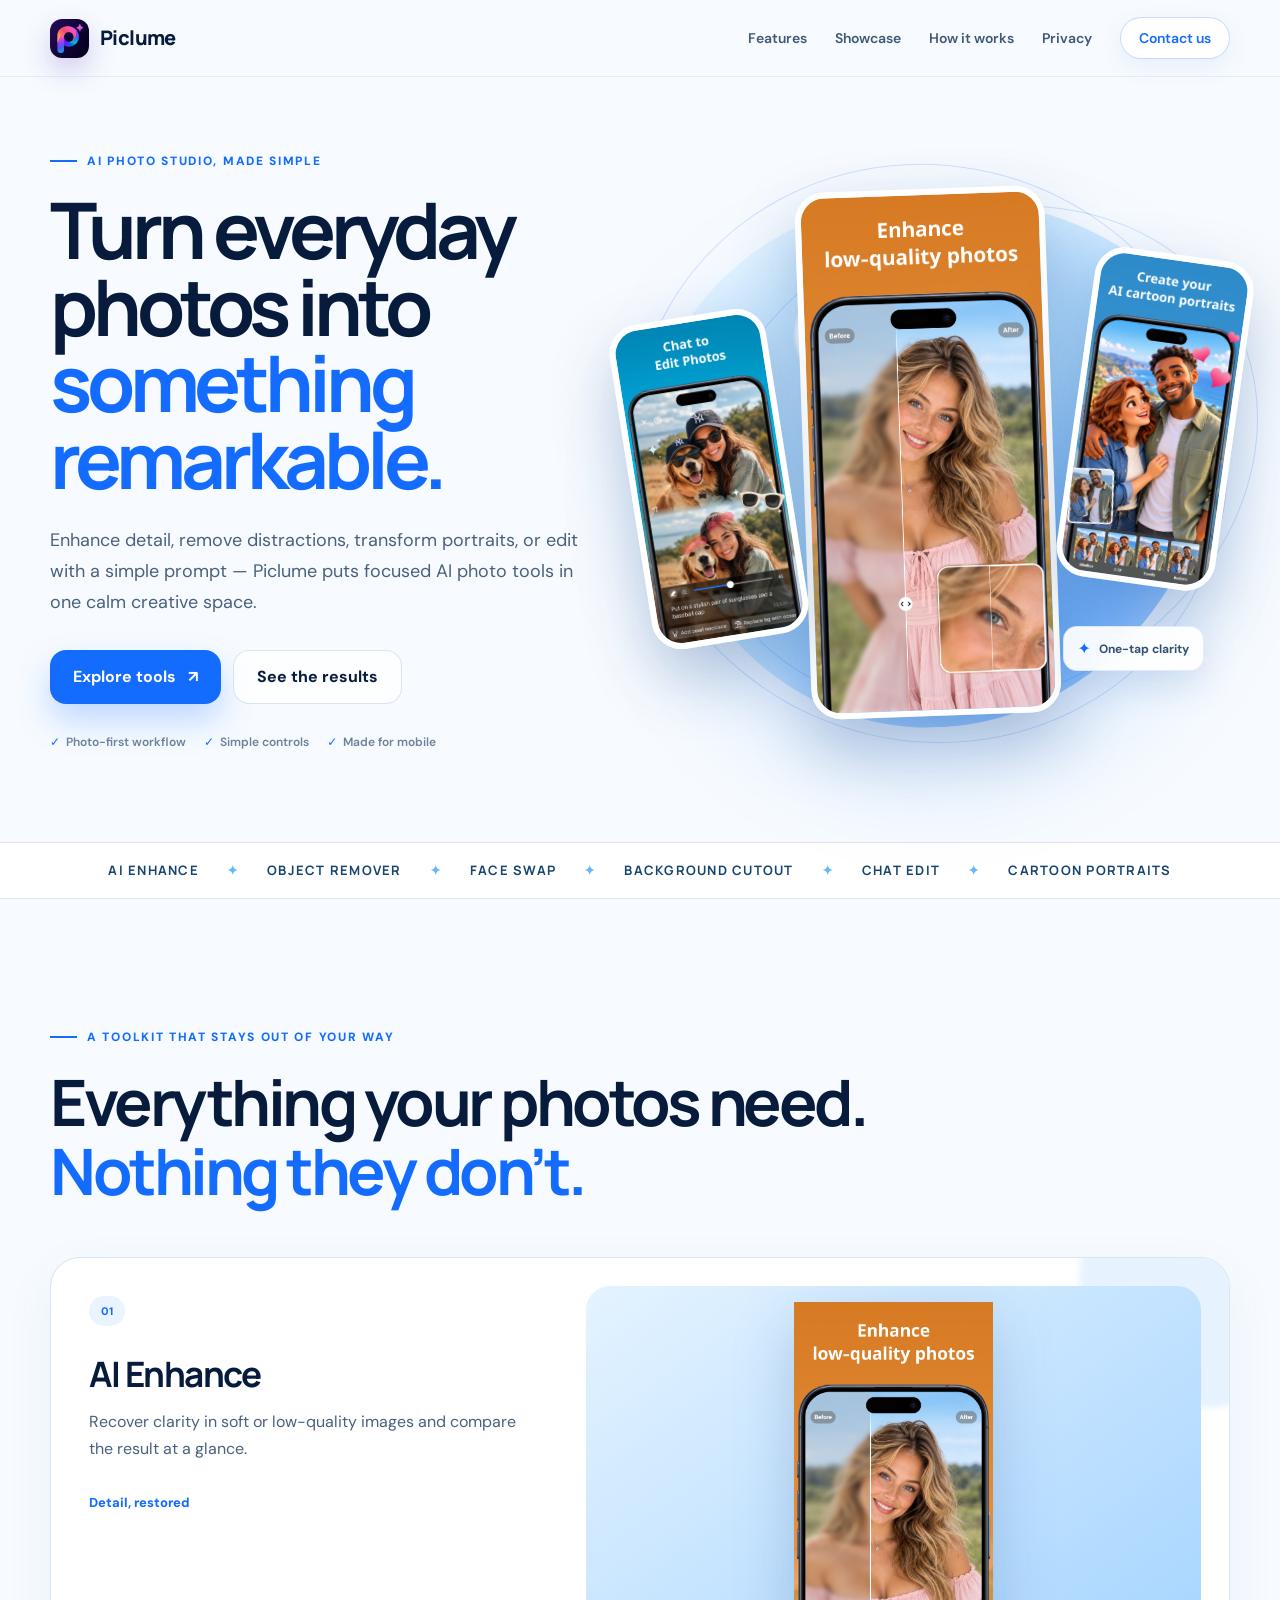
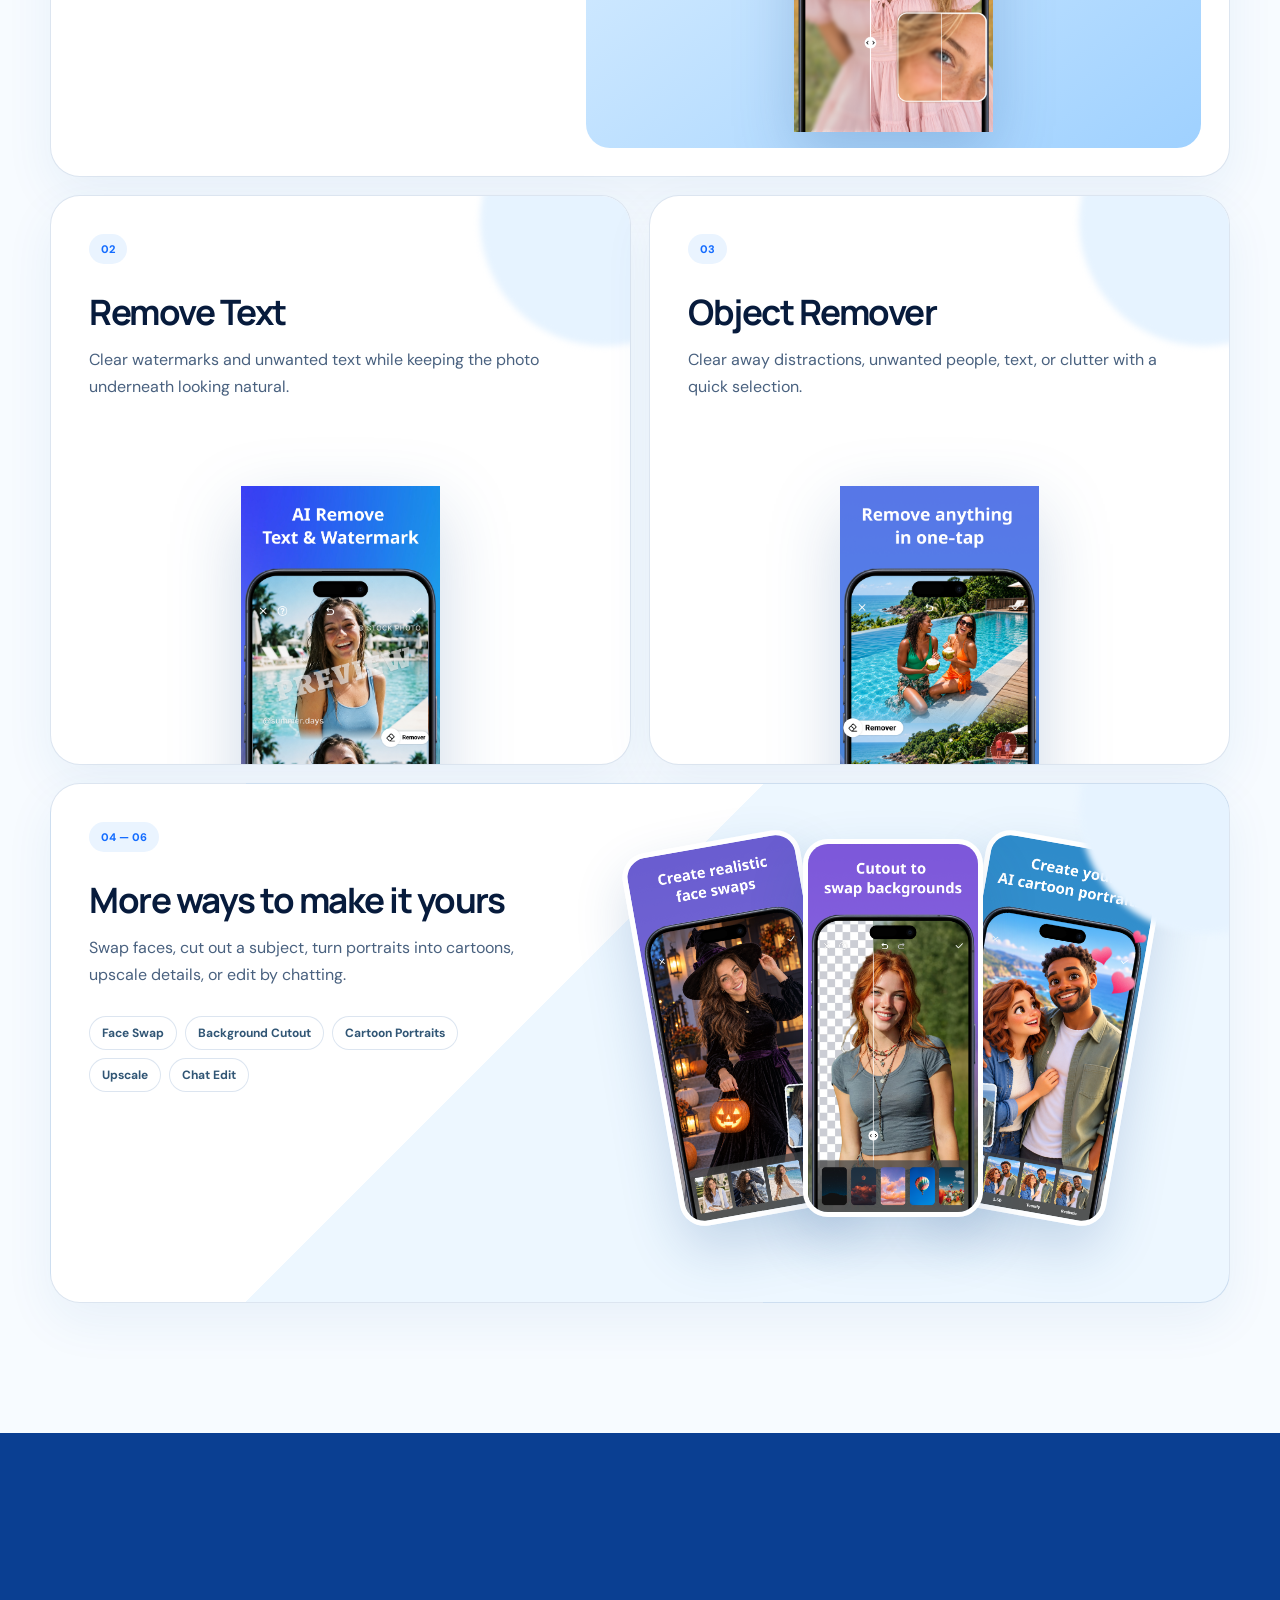
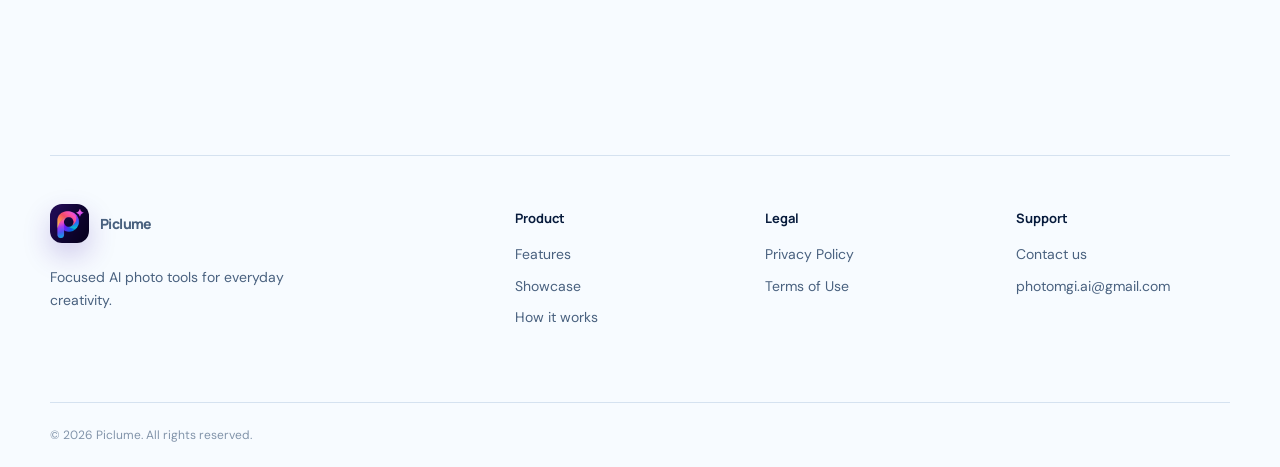
<file: index.html>
<!doctype html>
<html lang="en">
  <head>
    <meta charset="utf-8" />
    <meta name="viewport" content="width=device-width, initial-scale=1" />
    <meta name="theme-color" content="#f7fbff" />
    <meta name="description" content="Piclume is an AI photo editor for enhancing, removing, restyling, and transforming images." />
    <title>Piclume — Imagine more from every photo</title>
    <link rel="icon" href="assets/logo.png" />
    <link rel="stylesheet" href="styles.css" />
  </head>
  <body>
    <a class="skip-link" href="#main">Skip to content</a>
    <header class="site-header">
      <div class="nav-shell">
        <a class="brand" href="#top" aria-label="Piclume home">
          <img class="brand-logo" src="assets/logo.png" alt="" />
          <span>Piclume</span>
        </a>
        <button class="menu-button" type="button" aria-expanded="false" aria-controls="site-nav" data-menu-button>
          <span></span><span></span>
          <span class="sr-only">Toggle navigation</span>
        </button>
        <nav class="site-nav" id="site-nav" data-site-nav aria-label="Main navigation">
          <a href="#features">Features</a>
          <a href="#showcase">Showcase</a>
          <a href="#how-it-works">How it works</a>
          <a href="privacy_policy.html">Privacy</a>
          <a class="nav-cta" href="mailto:photomgi.ai@gmail.com">Contact us</a>
        </nav>
      </div>
    </header>

    <main id="main">
      <section class="hero section" id="top">
        <div class="hero-copy reveal">
          <p class="eyebrow"><span></span> AI photo studio, made simple</p>
          <h1>Turn everyday photos into <em>something remarkable.</em></h1>
          <p class="hero-intro">Enhance detail, remove distractions, transform portraits, or edit with a simple prompt — Piclume puts focused AI photo tools in one calm creative space.</p>
          <div class="hero-actions">
            <a class="button button-primary" href="#features">Explore tools <span aria-hidden="true">↗</span></a>
            <a class="button button-secondary" href="#showcase">See the results</a>
          </div>
          <div class="trust-row" aria-label="Product highlights">
            <span>Photo-first workflow</span>
            <span>Simple controls</span>
            <span>Made for mobile</span>
          </div>
        </div>

        <div class="hero-stage reveal" aria-label="Piclume photo editing previews">
          <div class="stage-orbit orbit-one"></div>
          <div class="stage-orbit orbit-two"></div>
          <article class="phone-card phone-main">
            <img src="assets/enhance.png" alt="Piclume AI Enhance interface" />
          </article>
          <article class="phone-card phone-left">
            <img src="assets/chat.png" alt="Piclume chat photo editing interface" />
          </article>
          <article class="phone-card phone-right">
            <img src="assets/cartoon.png" alt="Piclume cartoon portrait interface" />
          </article>
          <div class="floating-note note-one"><span>✦</span> One-tap clarity</div>
        </div>
      </section>

      <section class="ticker" aria-label="Piclume capabilities">
        <div class="ticker-track">
          <span>AI Enhance</span><i>✦</i><span>Object Remover</span><i>✦</i><span>Face Swap</span><i>✦</i><span>Background Cutout</span><i>✦</i><span>Chat Edit</span><i>✦</i><span>Cartoon Portraits</span>
        </div>
      </section>

      <section class="section features" id="features">
        <div class="section-heading reveal">
          <p class="eyebrow"><span></span> A toolkit that stays out of your way</p>
          <h2>Everything your photos need.<br /><em>Nothing they don’t.</em></h2>
        </div>
        <div class="feature-grid">
          <article class="feature-card feature-large reveal">
            <div class="feature-copy">
              <span class="feature-number">01</span>
              <h3>AI Enhance</h3>
              <p>Recover clarity in soft or low-quality images and compare the result at a glance.</p>
              <span class="feature-chip">Detail, restored</span>
            </div>
            <div class="feature-visual enhance-visual">
              <img src="assets/enhance.png" alt="AI Enhance before and after preview" loading="lazy" />
            </div>
          </article>
          <article class="feature-card reveal">
            <div class="feature-copy">
              <span class="feature-number">02</span>
              <h3>Remove Text</h3>
              <p>Clear watermarks and unwanted text while keeping the photo underneath looking natural.</p>
            </div>
            <img class="card-shot" src="assets/remove-text.png" alt="AI text and watermark removal screen" loading="lazy" />
          </article>
          <article class="feature-card reveal">
            <div class="feature-copy">
              <span class="feature-number">03</span>
              <h3>Object Remover</h3>
              <p>Clear away distractions, unwanted people, text, or clutter with a quick selection.</p>
            </div>
            <img class="card-shot" src="assets/remove.png" alt="Object Remover editing screen" loading="lazy" />
          </article>
          <article class="feature-card feature-wide reveal">
            <div class="feature-copy">
              <span class="feature-number">04 — 06</span>
              <h3>More ways to make it yours</h3>
              <p>Swap faces, cut out a subject, turn portraits into cartoons, upscale details, or edit by chatting.</p>
              <div class="mini-features">
                <span>Face Swap</span><span>Background Cutout</span><span>Cartoon Portraits</span><span>Upscale</span><span>Chat Edit</span>
              </div>
            </div>
            <div class="fan-shots">
              <img src="assets/faceswap.png" alt="Face Swap template screen" loading="lazy" />
              <img src="assets/cutout.png" alt="Background Cutout screen" loading="lazy" />
              <img src="assets/cartoon.png" alt="Cartoon portrait screen" loading="lazy" />
            </div>
          </article>
        </div>
      </section>

      <section class="showcase-section" id="showcase">
        <div class="section showcase-shell">
          <div class="showcase-copy reveal">
            <p class="eyebrow eyebrow-light"><span></span> Your idea, in a new light</p>
            <h2>One photo.<br />A whole new mood.</h2>
            <p>Keep what matters and transform what doesn’t. Piclume gives you room to experiment while keeping every edit focused on the image.</p>
            <div class="showcase-tabs" role="tablist" aria-label="Showcase examples">
              <button class="showcase-tab is-active" type="button" data-shot="style" aria-selected="true">Style</button>
              <button class="showcase-tab" type="button" data-shot="cutout" aria-selected="false">Cutout</button>
              <button class="showcase-tab" type="button" data-shot="chat" aria-selected="false">Chat Edit</button>
            </div>
          </div>
          <div class="showcase-canvas reveal">
            <span class="canvas-caption">PICLUME / EXPERIMENT 01</span>
            <img data-showcase-image src="assets/cartoon.png" alt="Cartoon portrait example in Piclume" />
          </div>
        </div>
      </section>

      <section class="section process" id="how-it-works">
        <div class="section-heading process-heading reveal">
          <p class="eyebrow"><span></span> From photo to finished</p>
          <h2>Three small steps.<br /><em>One big difference.</em></h2>
        </div>
        <ol class="process-grid">
          <li class="reveal"><span>1</span><div><h3>Choose a photo</h3><p>Start with a portrait, travel shot, product image, or everyday memory.</p></div></li>
          <li class="reveal"><span>2</span><div><h3>Pick your tool</h3><p>Enhance, replace, remove, restyle, or create a new background.</p></div></li>
          <li class="reveal"><span>3</span><div><h3>Save your result</h3><p>Review the edit and keep the version that feels right to you.</p></div></li>
        </ol>
      </section>

      <section class="section closing reveal">
        <div>
          <p class="eyebrow eyebrow-light"><span></span> Create your next favorite image</p>
          <h2>See more in every photo.</h2>
        </div>
        <a class="button button-white" href="mailto:photomgi.ai@gmail.com">Get in touch <span aria-hidden="true">↗</span></a>
      </section>
    </main>

    <footer class="site-footer" id="support">
      <div class="footer-main">
        <a class="brand" href="#top"><img class="brand-logo" src="assets/logo.png" alt="" /><span>Piclume</span></a>
        <p>Focused AI photo tools for everyday creativity.</p>
      </div>
      <nav aria-label="Product links"><h3>Product</h3><a href="#features">Features</a><a href="#showcase">Showcase</a><a href="#how-it-works">How it works</a></nav>
      <nav aria-label="Legal links"><h3>Legal</h3><a href="privacy_policy.html">Privacy Policy</a><a href="term_of_service.html">Terms of Use</a></nav>
      <nav aria-label="Support links"><h3>Support</h3><a href="mailto:photomgi.ai@gmail.com">Contact us</a><a href="mailto:photomgi.ai@gmail.com">photomgi.ai@gmail.com</a></nav>
      <p class="footer-bottom">© <span data-year></span> Piclume. All rights reserved.</p>
    </footer>
    <script src="script.js"></script>
  </body>
</html>
</file>
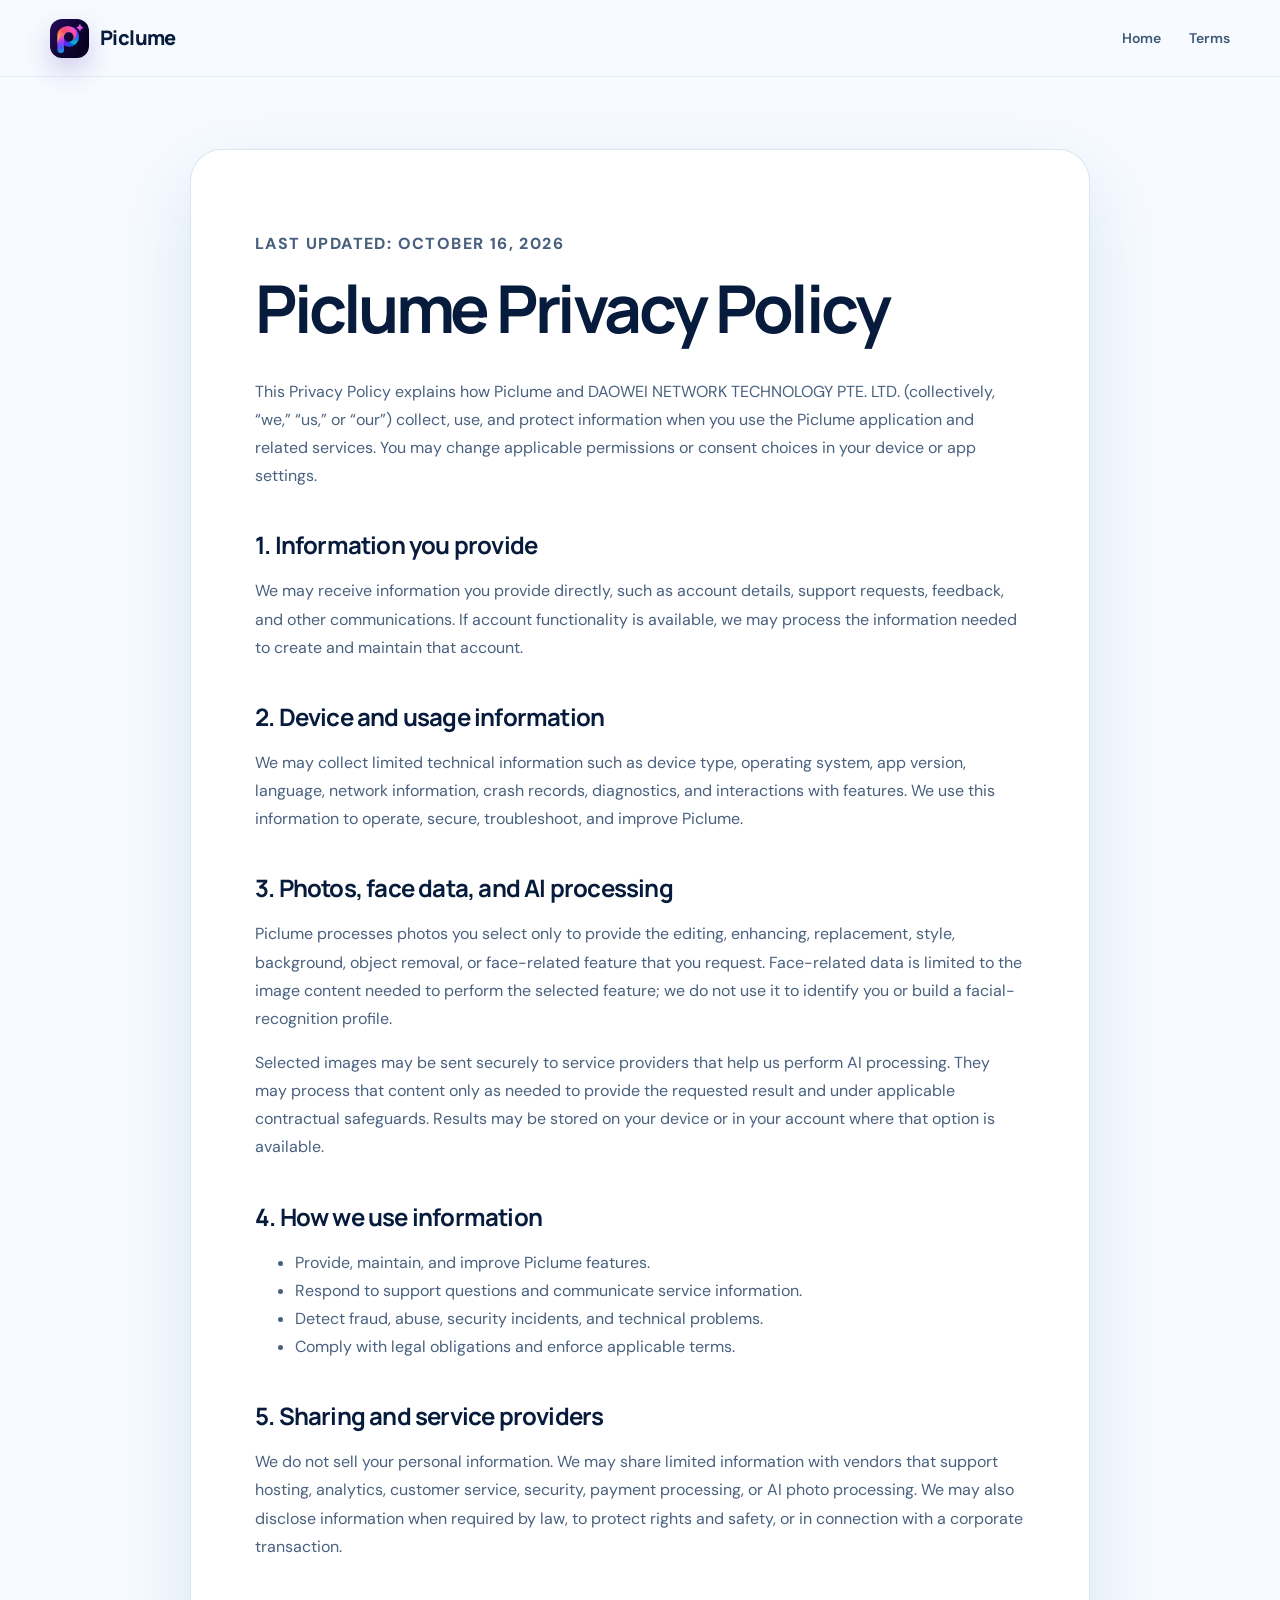
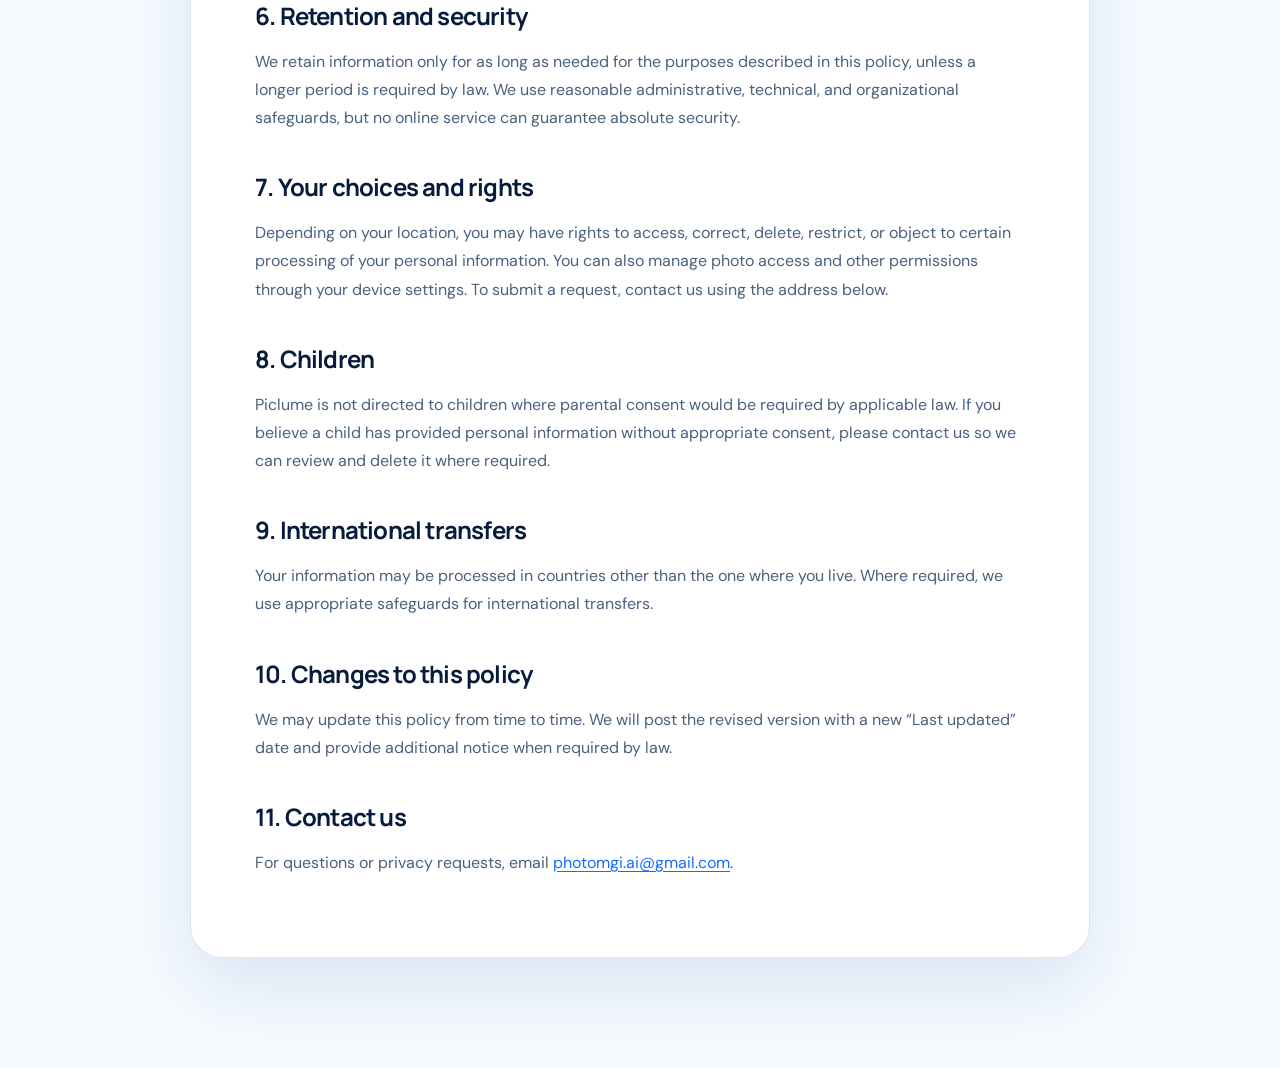
<file: privacy_policy.html>
<!doctype html>
<html lang="en">
  <head>
    <meta charset="utf-8" />
    <meta name="viewport" content="width=device-width, initial-scale=1" />
    <meta name="theme-color" content="#f7fbff" />
    <meta name="description" content="Privacy Policy for Piclume." />
    <title>Piclume Privacy Policy</title>
    <link rel="icon" href="assets/logo.png" />
    <link rel="stylesheet" href="styles.css" />
  </head>
  <body>
    <header class="site-header"><div class="nav-shell"><a class="brand" href="index.html"><img class="brand-logo" src="assets/logo.png" alt="" /><span>Piclume</span></a><nav class="site-nav" aria-label="Legal navigation"><a href="index.html">Home</a><a href="term_of_service.html">Terms</a></nav></div></header>
    <main class="legal-page">
      <article class="legal-document">
        <p class="legal-kicker">Last updated: October 16, 2026</p>
        <h1>Piclume Privacy Policy</h1>
        <p>This Privacy Policy explains how Piclume and DAOWEI NETWORK TECHNOLOGY PTE. LTD. (collectively, “we,” “us,” or “our”) collect, use, and protect information when you use the Piclume application and related services. You may change applicable permissions or consent choices in your device or app settings.</p>

        <h2>1. Information you provide</h2>
        <p>We may receive information you provide directly, such as account details, support requests, feedback, and other communications. If account functionality is available, we may process the information needed to create and maintain that account.</p>

        <h2>2. Device and usage information</h2>
        <p>We may collect limited technical information such as device type, operating system, app version, language, network information, crash records, diagnostics, and interactions with features. We use this information to operate, secure, troubleshoot, and improve Piclume.</p>

        <h2>3. Photos, face data, and AI processing</h2>
        <p>Piclume processes photos you select only to provide the editing, enhancing, replacement, style, background, object removal, or face-related feature that you request. Face-related data is limited to the image content needed to perform the selected feature; we do not use it to identify you or build a facial-recognition profile.</p>
        <p>Selected images may be sent securely to service providers that help us perform AI processing. They may process that content only as needed to provide the requested result and under applicable contractual safeguards. Results may be stored on your device or in your account where that option is available.</p>

        <h2>4. How we use information</h2>
        <ul>
          <li>Provide, maintain, and improve Piclume features.</li>
          <li>Respond to support questions and communicate service information.</li>
          <li>Detect fraud, abuse, security incidents, and technical problems.</li>
          <li>Comply with legal obligations and enforce applicable terms.</li>
        </ul>

        <h2>5. Sharing and service providers</h2>
        <p>We do not sell your personal information. We may share limited information with vendors that support hosting, analytics, customer service, security, payment processing, or AI photo processing. We may also disclose information when required by law, to protect rights and safety, or in connection with a corporate transaction.</p>

        <h2>6. Retention and security</h2>
        <p>We retain information only for as long as needed for the purposes described in this policy, unless a longer period is required by law. We use reasonable administrative, technical, and organizational safeguards, but no online service can guarantee absolute security.</p>

        <h2>7. Your choices and rights</h2>
        <p>Depending on your location, you may have rights to access, correct, delete, restrict, or object to certain processing of your personal information. You can also manage photo access and other permissions through your device settings. To submit a request, contact us using the address below.</p>

        <h2>8. Children</h2>
        <p>Piclume is not directed to children where parental consent would be required by applicable law. If you believe a child has provided personal information without appropriate consent, please contact us so we can review and delete it where required.</p>

        <h2>9. International transfers</h2>
        <p>Your information may be processed in countries other than the one where you live. Where required, we use appropriate safeguards for international transfers.</p>

        <h2>10. Changes to this policy</h2>
        <p>We may update this policy from time to time. We will post the revised version with a new “Last updated” date and provide additional notice when required by law.</p>

        <h2>11. Contact us</h2>
        <p>For questions or privacy requests, email <a href="mailto:photomgi.ai@gmail.com">photomgi.ai@gmail.com</a>.</p>
      </article>
    </main>
  </body>
</html>
</file>
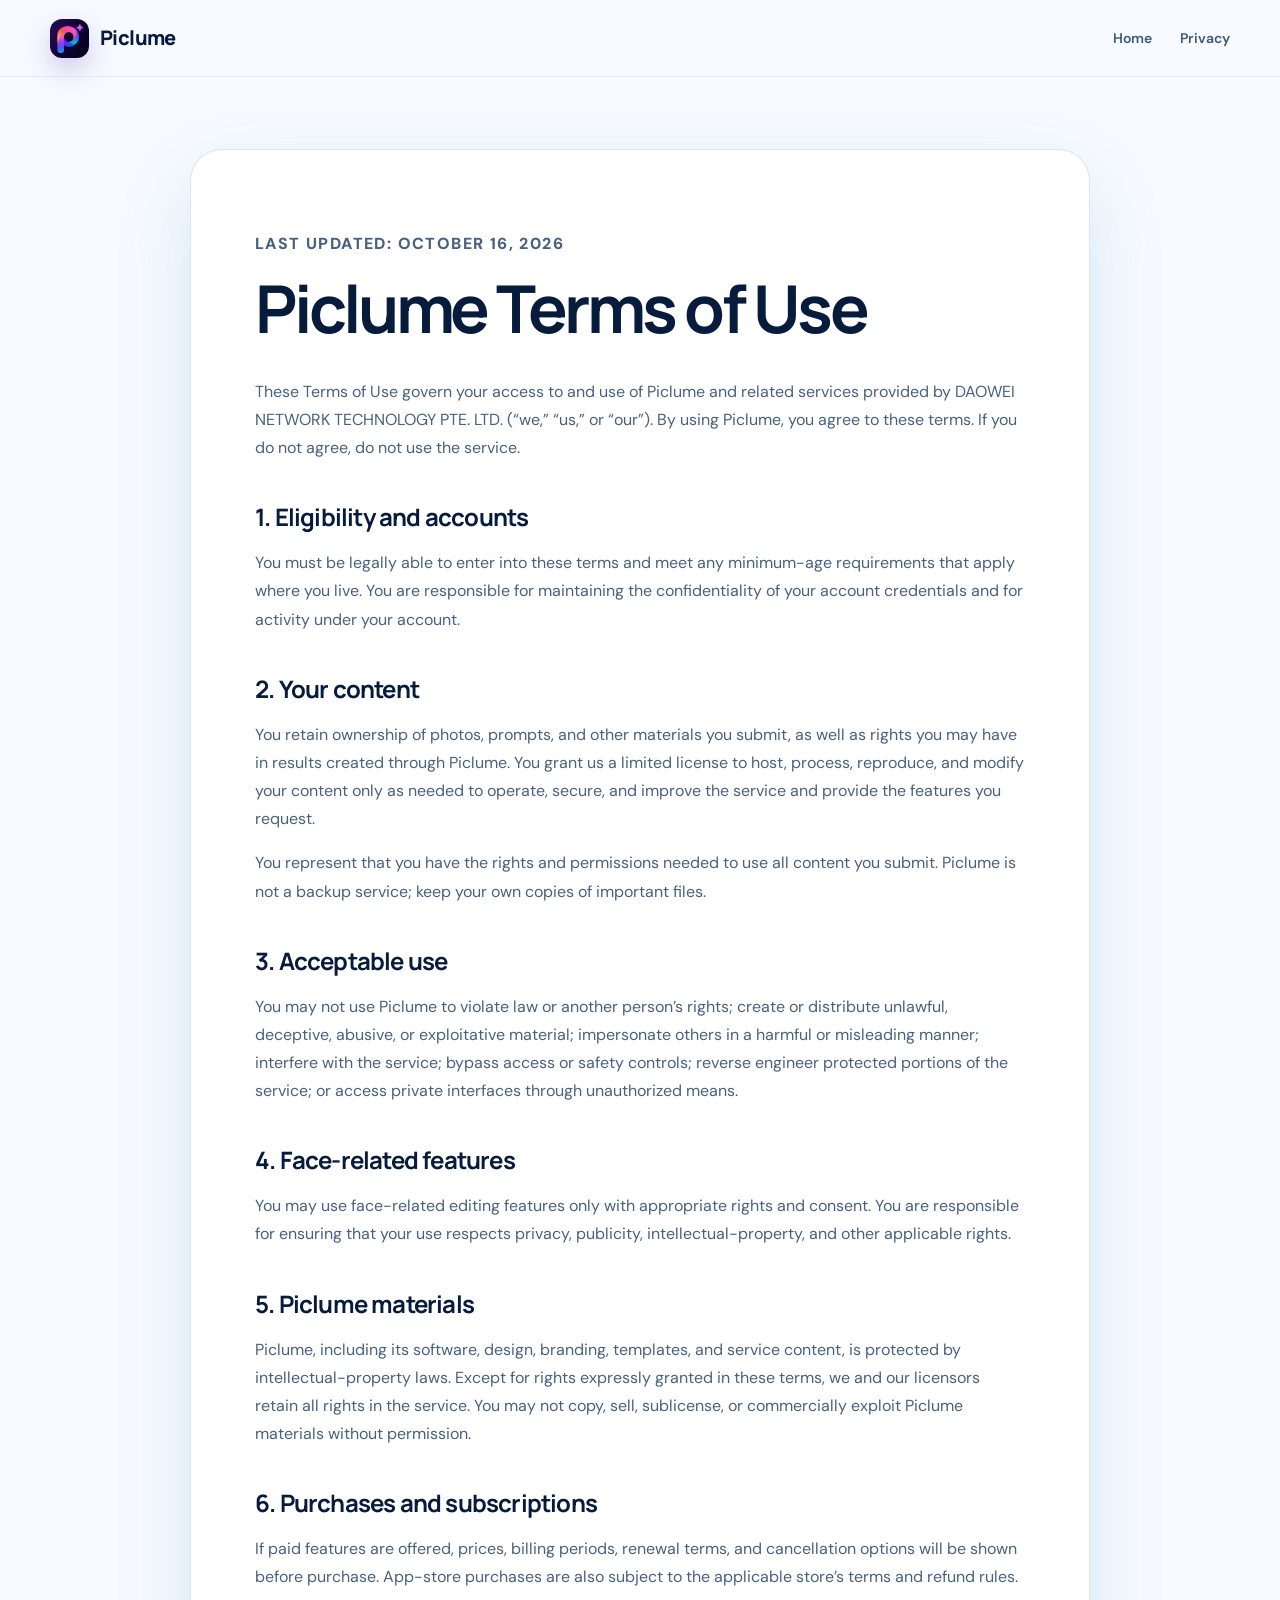
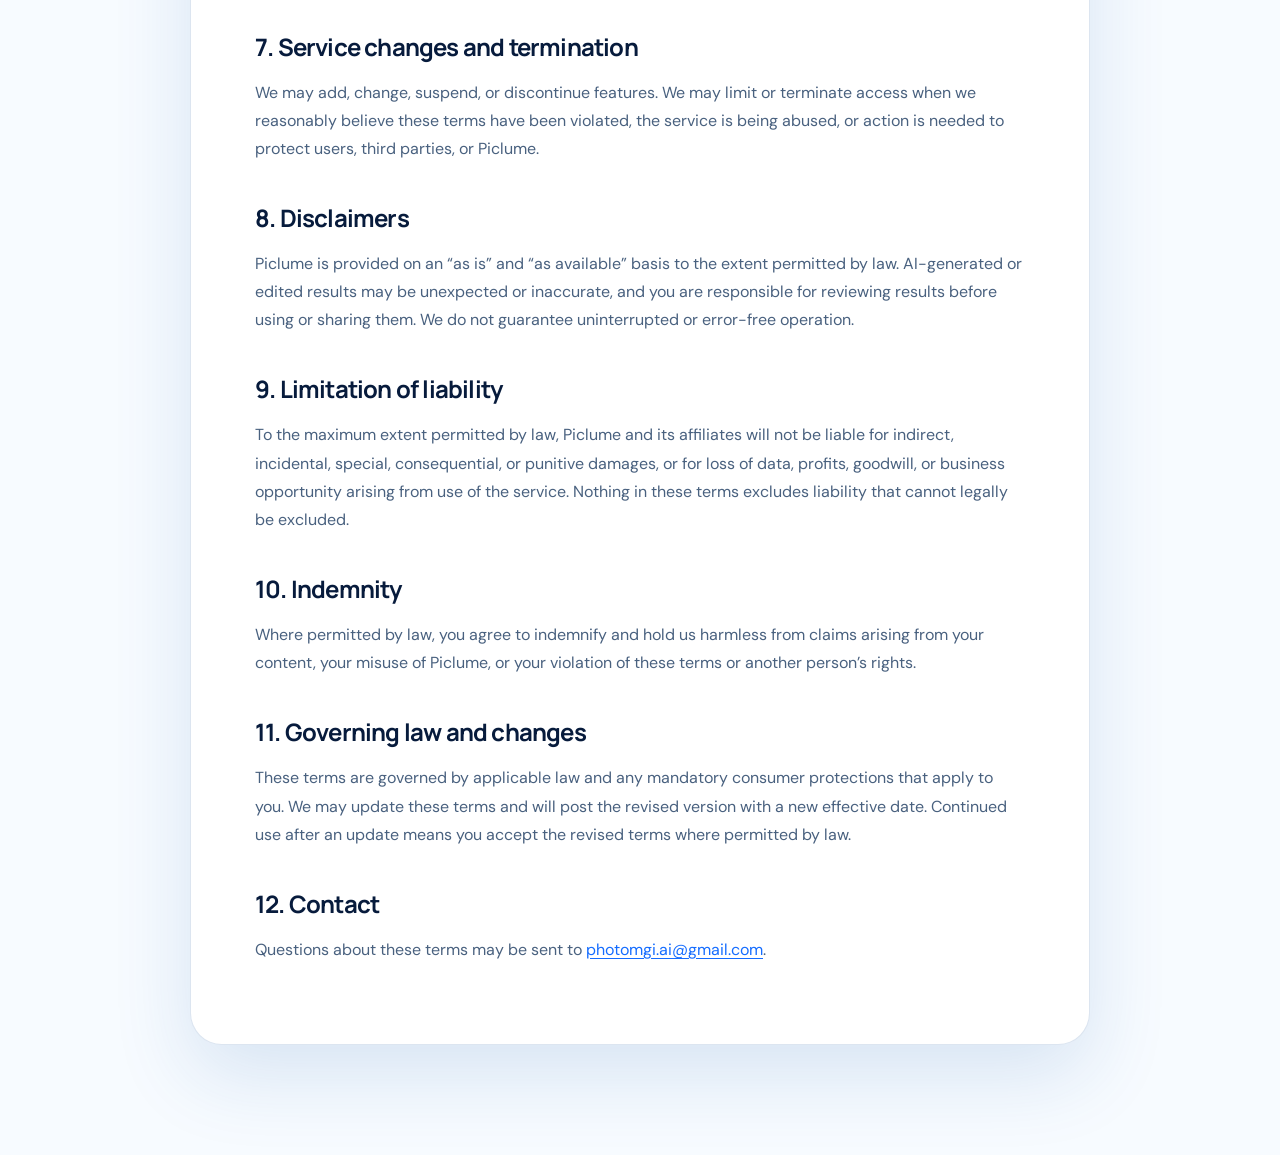
<file: term_of_service.html>
<!doctype html>
<html lang="en">
  <head>
    <meta charset="utf-8" />
    <meta name="viewport" content="width=device-width, initial-scale=1" />
    <meta name="theme-color" content="#f7fbff" />
    <meta name="description" content="Terms of Use for Piclume." />
    <title>Piclume Terms of Use</title>
    <link rel="icon" href="assets/logo.png" />
    <link rel="stylesheet" href="styles.css" />
  </head>
  <body>
    <header class="site-header"><div class="nav-shell"><a class="brand" href="index.html"><img class="brand-logo" src="assets/logo.png" alt="" /><span>Piclume</span></a><nav class="site-nav" aria-label="Legal navigation"><a href="index.html">Home</a><a href="privacy_policy.html">Privacy</a></nav></div></header>
    <main class="legal-page">
      <article class="legal-document">
        <p class="legal-kicker">Last updated: October 16, 2026</p>
        <h1>Piclume Terms of Use</h1>
        <p>These Terms of Use govern your access to and use of Piclume and related services provided by DAOWEI NETWORK TECHNOLOGY PTE. LTD. (“we,” “us,” or “our”). By using Piclume, you agree to these terms. If you do not agree, do not use the service.</p>

        <h2>1. Eligibility and accounts</h2>
        <p>You must be legally able to enter into these terms and meet any minimum-age requirements that apply where you live. You are responsible for maintaining the confidentiality of your account credentials and for activity under your account.</p>

        <h2>2. Your content</h2>
        <p>You retain ownership of photos, prompts, and other materials you submit, as well as rights you may have in results created through Piclume. You grant us a limited license to host, process, reproduce, and modify your content only as needed to operate, secure, and improve the service and provide the features you request.</p>
        <p>You represent that you have the rights and permissions needed to use all content you submit. Piclume is not a backup service; keep your own copies of important files.</p>

        <h2>3. Acceptable use</h2>
        <p>You may not use Piclume to violate law or another person’s rights; create or distribute unlawful, deceptive, abusive, or exploitative material; impersonate others in a harmful or misleading manner; interfere with the service; bypass access or safety controls; reverse engineer protected portions of the service; or access private interfaces through unauthorized means.</p>

        <h2>4. Face-related features</h2>
        <p>You may use face-related editing features only with appropriate rights and consent. You are responsible for ensuring that your use respects privacy, publicity, intellectual-property, and other applicable rights.</p>

        <h2>5. Piclume materials</h2>
        <p>Piclume, including its software, design, branding, templates, and service content, is protected by intellectual-property laws. Except for rights expressly granted in these terms, we and our licensors retain all rights in the service. You may not copy, sell, sublicense, or commercially exploit Piclume materials without permission.</p>

        <h2>6. Purchases and subscriptions</h2>
        <p>If paid features are offered, prices, billing periods, renewal terms, and cancellation options will be shown before purchase. App-store purchases are also subject to the applicable store’s terms and refund rules.</p>

        <h2>7. Service changes and termination</h2>
        <p>We may add, change, suspend, or discontinue features. We may limit or terminate access when we reasonably believe these terms have been violated, the service is being abused, or action is needed to protect users, third parties, or Piclume.</p>

        <h2>8. Disclaimers</h2>
        <p>Piclume is provided on an “as is” and “as available” basis to the extent permitted by law. AI-generated or edited results may be unexpected or inaccurate, and you are responsible for reviewing results before using or sharing them. We do not guarantee uninterrupted or error-free operation.</p>

        <h2>9. Limitation of liability</h2>
        <p>To the maximum extent permitted by law, Piclume and its affiliates will not be liable for indirect, incidental, special, consequential, or punitive damages, or for loss of data, profits, goodwill, or business opportunity arising from use of the service. Nothing in these terms excludes liability that cannot legally be excluded.</p>

        <h2>10. Indemnity</h2>
        <p>Where permitted by law, you agree to indemnify and hold us harmless from claims arising from your content, your misuse of Piclume, or your violation of these terms or another person’s rights.</p>

        <h2>11. Governing law and changes</h2>
        <p>These terms are governed by applicable law and any mandatory consumer protections that apply to you. We may update these terms and will post the revised version with a new effective date. Continued use after an update means you accept the revised terms where permitted by law.</p>

        <h2>12. Contact</h2>
        <p>Questions about these terms may be sent to <a href="mailto:photomgi.ai@gmail.com">photomgi.ai@gmail.com</a>.</p>
      </article>
    </main>
  </body>
</html>
</file>
<file: styles.css>
@import url('https://fonts.googleapis.com/css2?family=DM+Sans:wght@400;500;600;700&family=Manrope:wght@500;600;700;800&display=swap');

:root {
  color-scheme: light;
  --ink: #071b3c;
  --ink-soft: #49617f;
  --blue: #146cff;
  --blue-dark: #0751d4;
  --blue-pale: #eaf4ff;
  --sky: #65b7ff;
  --paper: #f7fbff;
  --white: #ffffff;
  --line: rgba(10, 73, 152, 0.14);
  --shadow: 0 30px 80px rgba(26, 92, 173, 0.14);
  font-family: "DM Sans", system-ui, sans-serif;
}

* { box-sizing: border-box; }
html { scroll-behavior: smooth; }
body { margin: 0; color: var(--ink); background: var(--paper); overflow-x: hidden; }
a { color: inherit; text-decoration: none; }
img { display: block; max-width: 100%; }
button { font: inherit; }
.sr-only { position: absolute; width: 1px; height: 1px; padding: 0; margin: -1px; overflow: hidden; clip: rect(0,0,0,0); white-space: nowrap; border: 0; }
.skip-link { position: fixed; left: 12px; top: -60px; z-index: 100; padding: 10px 16px; border-radius: 10px; background: var(--ink); color: white; transition: top .2s; }
.skip-link:focus { top: 12px; }
.section, .nav-shell, .site-footer { width: min(1180px, calc(100% - 48px)); margin-inline: auto; }

.site-header { position: sticky; top: 0; z-index: 50; border-bottom: 1px solid rgba(15, 87, 180, .08); background: rgba(247, 251, 255, .86); backdrop-filter: blur(18px); }
.nav-shell { display: flex; align-items: center; justify-content: space-between; min-height: 76px; gap: 28px; }
.brand { display: inline-flex; align-items: center; gap: 11px; font: 800 20px/1 "Manrope", sans-serif; letter-spacing: -.6px; }
.brand-logo { width: 39px; height: 39px; border-radius: 12px; object-fit: cover; box-shadow: 0 12px 28px rgba(64, 25, 166, .22); }
.site-nav { display: flex; align-items: center; gap: 28px; color: #3e5877; font-size: 14px; font-weight: 600; }
.site-nav a { transition: color .2s, transform .2s; }
.site-nav a:hover { color: var(--blue); }
.nav-cta { padding: 11px 18px; border: 1px solid rgba(20, 108, 255, .24); border-radius: 999px; background: white; color: var(--blue) !important; box-shadow: 0 8px 24px rgba(14, 89, 187, .08); }
.menu-button { display: none; }

.hero { display: grid; grid-template-columns: .94fr 1.06fr; align-items: center; min-height: 720px; gap: 40px; padding-block: 76px 92px; }
.eyebrow { display: flex; align-items: center; gap: 10px; margin: 0 0 22px; color: var(--blue); text-transform: uppercase; letter-spacing: 1.7px; font-size: 12px; font-weight: 800; }
.eyebrow span { width: 27px; height: 2px; background: currentColor; }
h1, h2, h3 { font-family: "Manrope", sans-serif; }
.hero h1 { max-width: 690px; margin: 0; font-size: clamp(54px, 6.1vw, 86px); line-height: .98; letter-spacing: -5px; font-weight: 700; }
h1 em, h2 em { color: var(--blue); font-style: normal; }
.hero-intro { max-width: 590px; margin: 28px 0 0; color: var(--ink-soft); font-size: 18px; line-height: 1.72; }
.hero-actions { display: flex; flex-wrap: wrap; gap: 12px; margin-top: 32px; }
.button { display: inline-flex; align-items: center; justify-content: center; gap: 12px; min-height: 54px; padding: 0 23px; border-radius: 16px; font-weight: 700; transition: transform .2s, box-shadow .2s, background .2s; }
.button:hover { transform: translateY(-2px); }
.button-primary { background: var(--blue); color: white; box-shadow: 0 16px 34px rgba(20, 108, 255, .25); }
.button-primary:hover { background: var(--blue-dark); box-shadow: 0 20px 40px rgba(20, 108, 255, .3); }
.button-secondary { border: 1px solid var(--line); background: rgba(255,255,255,.7); color: var(--ink); }
.trust-row { display: flex; flex-wrap: wrap; gap: 18px; margin-top: 30px; color: #6c819b; font-size: 12px; font-weight: 600; }
.trust-row span::before { content: "✓"; margin-right: 6px; color: var(--blue); }

.hero-stage { position: relative; height: 580px; }
.hero-stage::before { content: ""; position: absolute; inset: 36px 10px 14px 30px; border-radius: 48% 52% 52% 48% / 44% 40% 60% 56%; background: radial-gradient(circle at 35% 25%, #fff 0 9%, transparent 10%), linear-gradient(145deg, #dff2ff, #acd9ff 50%, #3f91ff); box-shadow: inset 0 0 80px rgba(255,255,255,.54), 0 50px 100px rgba(48, 129, 226, .18); transform: rotate(-3deg); }
.stage-orbit { position: absolute; border: 1px solid rgba(20, 108, 255, .18); border-radius: 50%; pointer-events: none; }
.orbit-one { inset: 5px 0 0 4px; transform: rotate(24deg); }
.orbit-two { inset: 56px -38px 44px 64px; transform: rotate(-28deg); }
.phone-card { position: absolute; z-index: 2; overflow: hidden; border: 6px solid white; border-radius: 30px; background: transparent; box-shadow: 0 28px 65px rgba(7, 57, 122, .25); }
.phone-card img { width: 100%; height: auto; background: transparent; }
.phone-main { top: 28px; left: 50%; width: 250px; transform: translateX(-50%) rotate(-2deg); }
.phone-left { left: 4px; top: 154px; width: 158px; transform: rotate(-9deg); }
.phone-right { right: -5px; top: 92px; width: 160px; transform: rotate(8deg); }
.floating-note { position: absolute; z-index: 4; display: flex; align-items: center; gap: 8px; padding: 11px 14px; border: 1px solid rgba(20, 108, 255, .12); border-radius: 14px; background: rgba(255,255,255,.92); color: #31506f; box-shadow: 0 14px 36px rgba(39, 102, 177, .16); backdrop-filter: blur(10px); font-size: 12px; font-weight: 700; }
.floating-note span { color: var(--blue); font-size: 16px; }
.note-one { right: 26px; bottom: 70px; }

.ticker { overflow: hidden; border-block: 1px solid var(--line); background: white; }
.ticker-track { display: flex; align-items: center; justify-content: center; gap: 28px; min-width: max-content; padding: 21px 30px; color: #17446f; font: 700 13px/1 "Manrope", sans-serif; text-transform: uppercase; letter-spacing: 1.25px; }
.ticker-track i { color: var(--sky); font-style: normal; }

.features { padding-block: 130px; }
.section-heading { max-width: 850px; margin-bottom: 52px; }
.section-heading h2 { margin: 0; font-size: clamp(43px, 5vw, 68px); line-height: 1.08; letter-spacing: -3.5px; }
.feature-grid { display: grid; grid-template-columns: repeat(2, 1fr); gap: 18px; }
.feature-card { position: relative; min-height: 570px; overflow: hidden; border: 1px solid var(--line); border-radius: 30px; background: white; box-shadow: 0 18px 50px rgba(30, 93, 165, .07); }
.feature-card::after { content: ""; position: absolute; width: 250px; height: 250px; right: -100px; top: -100px; border-radius: 50%; background: #e6f3ff; filter: blur(3px); }
.feature-large, .feature-wide { grid-column: 1 / -1; min-height: 520px; display: grid; grid-template-columns: .86fr 1.14fr; }
.feature-copy { position: relative; z-index: 2; padding: 38px; }
.feature-number { display: inline-flex; align-items: center; min-height: 30px; padding: 0 12px; border-radius: 999px; background: var(--blue-pale); color: var(--blue); font-size: 11px; font-weight: 800; }
.feature-copy h3 { margin: 24px 0 11px; font-size: 35px; letter-spacing: -1.5px; }
.feature-copy p { max-width: 500px; margin: 0; color: var(--ink-soft); font-size: 16px; line-height: 1.65; }
.feature-chip { display: inline-block; margin-top: 32px; color: var(--blue); font-size: 13px; font-weight: 800; }
.feature-visual { position: relative; z-index: 2; display: grid; place-items: center; margin: 28px; border-radius: 24px; background: linear-gradient(145deg, #e4f3ff, #9fd1ff); overflow: hidden; }
.feature-visual img { max-height: 430px; filter: drop-shadow(0 22px 30px rgba(20,70,130,.22)); }
.card-shot { position: absolute; left: 20%; bottom: -152px; z-index: 2; width: 60%; max-height: 430px; object-fit: contain; border-radius: 24px; filter: drop-shadow(0 25px 35px rgba(13,69,140,.2)); transition: transform .35s; }
.feature-card:hover .card-shot { transform: translateY(-10px); }
.feature-wide { background: linear-gradient(135deg, #fff 0 42%, #edf7ff 42%); }
.mini-features { display: flex; flex-wrap: wrap; gap: 8px; margin-top: 28px; }
.mini-features span { padding: 8px 12px; border: 1px solid var(--line); border-radius: 999px; color: #315675; font-size: 12px; font-weight: 700; background: rgba(255,255,255,.7); }
.fan-shots { position: relative; min-height: 500px; }
.fan-shots img { position: absolute; top: 55px; left: 50%; width: 180px; height: auto; border: 5px solid white; border-radius: 25px; background: transparent; box-shadow: 0 25px 55px rgba(26,78,143,.2); }
.fan-shots img:nth-child(1) { transform: translateX(-135%) rotate(-10deg); }
.fan-shots img:nth-child(2) { z-index: 2; transform: translateX(-50%); }
.fan-shots img:nth-child(3) { transform: translateX(35%) rotate(10deg); }

.showcase-section { background: #0a3f92; color: white; }
.showcase-shell { display: grid; grid-template-columns: .8fr 1.2fr; align-items: center; gap: 70px; padding-block: 110px; }
.eyebrow-light { color: #8ed0ff; }
.showcase-copy h2 { margin: 0; font-size: clamp(48px, 5vw, 72px); line-height: 1.02; letter-spacing: -4px; }
.showcase-copy > p:not(.eyebrow) { max-width: 470px; color: #c7ddf8; font-size: 17px; line-height: 1.7; }
.showcase-tabs { display: flex; gap: 8px; margin-top: 30px; }
.showcase-tab { padding: 10px 15px; border: 1px solid rgba(255,255,255,.18); border-radius: 999px; background: transparent; color: #c7ddf8; cursor: pointer; font-size: 12px; font-weight: 700; }
.showcase-tab.is-active { background: white; color: var(--blue-dark); }
.showcase-canvas { position: relative; display: grid; place-items: center; min-height: 590px; overflow: hidden; border: 1px solid rgba(255,255,255,.2); border-radius: 32px; background: radial-gradient(circle at 65% 15%, rgba(127,205,255,.45), transparent 37%), linear-gradient(145deg,#0b58c7,#082e69); }
.showcase-canvas::after { content: ""; position: absolute; inset: 35px; border: 1px solid rgba(255,255,255,.13); border-radius: 24px; }
.showcase-canvas img { position: relative; z-index: 2; max-height: 520px; max-width: 72%; border-radius: 24px; filter: drop-shadow(0 28px 50px rgba(0,16,49,.42)); }
.canvas-caption { position: absolute; z-index: 3; left: 28px; top: 27px; color: rgba(255,255,255,.7); font-size: 10px; font-weight: 700; letter-spacing: 1.5px; }

.process { padding-block: 130px; }
.process-heading { text-align: center; margin-inline: auto; }
.process-heading .eyebrow { justify-content: center; }
.process-grid { display: grid; grid-template-columns: repeat(3, 1fr); gap: 16px; margin: 58px 0 0; padding: 0; list-style: none; }
.process-grid li { min-height: 290px; padding: 28px; border: 1px solid var(--line); border-radius: 28px; background: white; }
.process-grid li > span { display: grid; place-items: center; width: 43px; height: 43px; border-radius: 14px; background: var(--blue); color: white; font-weight: 800; }
.process-grid h3 { margin: 70px 0 10px; font-size: 24px; letter-spacing: -1px; }
.process-grid p { margin: 0; color: var(--ink-soft); line-height: 1.65; }
.closing { display: flex; align-items: flex-end; justify-content: space-between; gap: 30px; margin-bottom: 110px; padding: 58px; border-radius: 36px; color: white; background: linear-gradient(120deg, #0b4ea6, #146cff 58%, #64bdff); box-shadow: 0 30px 80px rgba(15,93,195,.22); }
.closing h2 { margin: 0; font-size: clamp(42px, 5vw, 70px); line-height: 1; letter-spacing: -4px; }
.button-white { background: white; color: var(--blue-dark); flex: none; }

.site-footer { display: grid; grid-template-columns: 1.5fr repeat(3, .75fr); gap: 36px; padding-block: 48px 24px; border-top: 1px solid var(--line); }
.footer-main p, .site-footer a { color: var(--ink-soft); font-size: 14px; line-height: 1.6; }
.footer-main p { max-width: 260px; margin-top: 18px; }
.site-footer h3 { margin: 5px 0 16px; font-size: 13px; }
.site-footer nav a { display: block; margin: 9px 0; }
.site-footer nav a:hover { color: var(--blue); }
.footer-bottom { grid-column: 1 / -1; margin: 28px 0 0; padding-top: 24px; border-top: 1px solid var(--line); color: #8294aa; font-size: 12px; }

.legal-page { width: min(900px, calc(100% - 40px)); margin: 0 auto; padding: 72px 0 110px; }
.legal-document { padding: clamp(28px, 6vw, 64px); border: 1px solid var(--line); border-radius: 32px; background: white; box-shadow: var(--shadow); }
.legal-kicker { color: var(--blue); font-size: 12px; font-weight: 800; text-transform: uppercase; letter-spacing: 1.4px; }
.legal-document h1 { margin: 12px 0 35px; font-size: clamp(42px, 6vw, 66px); line-height: 1.04; letter-spacing: -3.5px; }
.legal-document h2 { margin: 38px 0 12px; font-size: 24px; letter-spacing: -.8px; }
.legal-document p, .legal-document li { color: var(--ink-soft); font-size: 16px; line-height: 1.76; }
.legal-document a { color: var(--blue); text-decoration: underline; text-underline-offset: 3px; }

.reveal { opacity: 0; transform: translateY(18px); transition: opacity .7s ease, transform .7s ease; }
.reveal.is-visible { opacity: 1; transform: none; }
@media (prefers-reduced-motion: reduce) { html { scroll-behavior: auto; } .reveal { opacity: 1; transform: none; transition: none; } * { animation: none !important; } }

@media (max-width: 980px) {
  .menu-button { display: grid; place-items: center; width: 44px; height: 44px; padding: 10px; border: 1px solid var(--line); border-radius: 14px; background: white; }
  .menu-button > span:not(.sr-only) { width: 19px; height: 2px; margin: 2px; background: var(--ink); }
  .nav-shell { flex-wrap: wrap; }
  .site-nav { display: none; flex: 1 0 100%; flex-direction: column; align-items: stretch; gap: 2px; padding: 12px 0 18px; }
  .site-nav.is-open { display: flex; }
  .site-nav a { padding: 10px 6px; }
  .nav-cta { text-align: center; }
  .hero { grid-template-columns: 1fr; }
  .hero-copy { max-width: 760px; }
  .hero-stage { max-width: 700px; width: 100%; margin: 0 auto; }
  .feature-large, .feature-wide, .showcase-shell { grid-template-columns: 1fr; }
  .feature-wide { background: linear-gradient(160deg, #fff 0 48%, #edf7ff 48%); }
  .showcase-canvas { min-height: 520px; }
  .site-footer { grid-template-columns: 1.3fr 1fr 1fr; }
  .site-footer nav:last-of-type { grid-column: 2; }
}

@media (max-width: 680px) {
  .section, .nav-shell, .site-footer { width: min(100% - 28px, 1180px); }
  .hero { min-height: auto; padding-block: 55px 70px; }
  .hero h1 { font-size: clamp(48px, 15vw, 68px); letter-spacing: -3.6px; }
  .hero-stage { height: 465px; }
  .phone-main { top: 26px; left: 50%; width: 205px; }
  .phone-left { width: 124px; top: 125px; }
  .phone-right { width: 126px; right: 0; top: 84px; }
  .note-one { right: 4px; bottom: 40px; }
  .ticker-track { justify-content: flex-start; }
  .features, .process { padding-block: 90px; }
  .section-heading h2 { font-size: 44px; letter-spacing: -2.5px; }
  .feature-grid, .process-grid { grid-template-columns: 1fr; }
  .feature-card, .feature-large, .feature-wide { min-height: 530px; display: block; }
  .feature-visual { height: 300px; }
  .fan-shots { min-height: 360px; transform: scale(.8); transform-origin: top center; }
  .showcase-shell { padding-block: 85px; }
  .showcase-copy h2 { font-size: 50px; letter-spacing: -3px; }
  .showcase-canvas { min-height: 440px; }
  .showcase-canvas img { max-width: 84%; max-height: 380px; }
  .process-grid h3 { margin-top: 55px; }
  .closing { align-items: flex-start; flex-direction: column; padding: 35px 28px; }
  .closing h2 { letter-spacing: -2.5px; }
  .site-footer { grid-template-columns: 1fr 1fr; }
  .footer-main, .footer-bottom { grid-column: 1 / -1; }
  .site-footer nav:last-of-type { grid-column: auto; }
}
</file>
